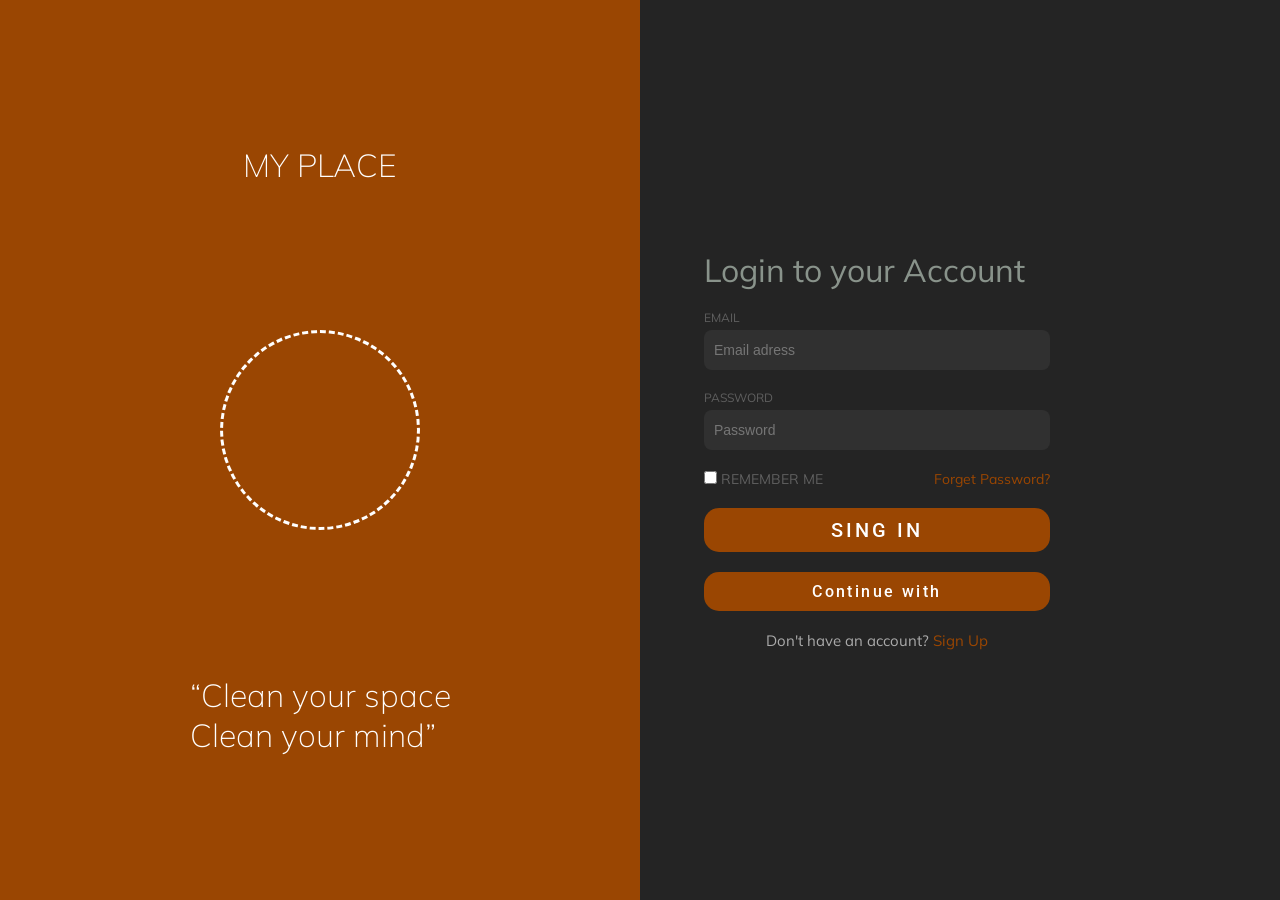
<file: index.html>
<!DOCTYPE html>
<html lang="en">
  <head>
    <meta charset="UTF-8" />
    <meta http-equiv="X-UA-Compatible" content="IE=edge" />
    <meta name="viewport" content="width=device-width, initial-scale=1.0" />
    <title>Login</title>
    <link rel="stylesheet" href="style.css" />
  </head>
  <body>
    <main>
      <div class="left_side">
        <h1>MY PLACE</h1>
        <div class="circle"></div>
        <h1>“Clean your space <br> Clean your mind”</h1>
      </div>

      <div class="right_side">
        <form action="">
            <h1>Login to your Account</h1>
            <div class="email"><label for="">EMAIL</label>  <input type="email" name="" id="" placeholder="Email adress"></div>
            <div class="password"><label for="">PASSWORD</label>  <input type="password" name="" id="" placeholder="Password"></div>
            <div class="remember"><span><input type="checkbox" name="" id=""> <label for="">REMEMBER ME</label></span> <a href="#">Forget Password?</a></div>
            <div class="btn"><a href="dashboard.html"><input type="button" value="SING IN"></a></div>
            <div class="continue_btn"><input type="button" value="Continue with"></div>
            <div class="dont_btn">Don't have an account? <a href="signup.html">Sign Up</a></div>
        </form>
      </div>
    </main>
    <script src="main.js"></script>
  </body>
</html>
</file>
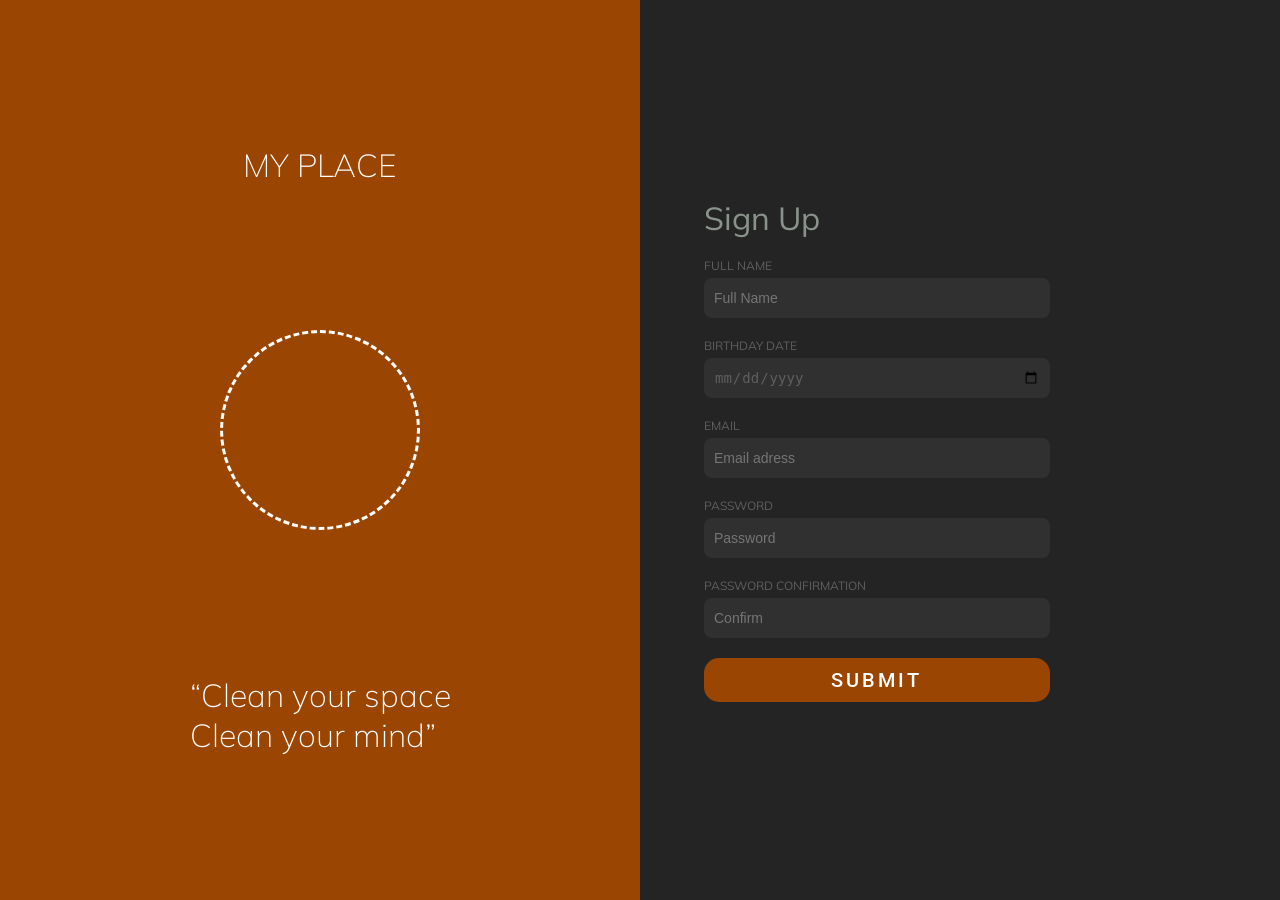
<file: signup.html>
<!DOCTYPE html>
<html lang="en">
  <head>
    <meta charset="UTF-8" />
    <meta http-equiv="X-UA-Compatible" content="IE=edge" />
    <meta name="viewport" content="width=device-width, initial-scale=1.0" />
    <title>Sign Up</title>
    <link rel="stylesheet" href="style.css" />
  </head>
  <body>
    <main>
      <div class="left_side">
        <h1>MY PLACE</h1>
        <div class="circle"></div>
        <h1>“Clean your space <br> Clean your mind”</h1>
      </div>

      <div class="right_side">
        <form action="">
            <h1>Sign Up</h1>
            <div class="full_name"><label for="">FULL NAME</label>  <input type="text" name="" id="" placeholder="Full Name"></div>
            <div class="birth"><label for="">BIRTHDAY DATE</label>  <input type="date" name="" id="" placeholder="Birth Date"></div>
            <div class="email"><label for="">EMAIL</label>  <input type="email" name="" id="" placeholder="Email adress"></div>
            <div class="password"><label for="">PASSWORD</label>  <input type="password" name="" id="" placeholder="Password"></div>
            <div class="password"><label for="">PASSWORD CONFIRMATION</label>  <input type="password" name="" id="" placeholder="Confirm"></div>
            <div class="btn"><a href="dashboard.html"><input type="button" value="SUBMIT"></a></div>
        </form>
      </div>
    </main>
    <script src="main.js"></script>
  </body>
</html>
</file>
<file: style.css>
@import url('https://fonts.googleapis.com/css2?family=Mulish:ital,wght@0,200;0,300;0,400;0,500;0,600;0,700;0,800;0,900;1,200;1,300;1,400;1,500;1,600;1,700;1,800;1,900&family=Roboto:ital,wght@0,100;0,300;0,400;0,500;0,700;0,900;1,100;1,300;1,400;1,500;1,700;1,900&display=swap');
* {
  margin: 0px;
  padding: 0px;
  box-sizing: border-box;
}
::selection{
    background-color: #9a4602;
    color: #def2f1;
}
main {
  width: 100vw;
  height: 100vh;
  font-family: "Mulish", sans-serif;
  display: flex;
}

.left_side {
  width: 50%;
  height: 100%;
  background-color: #9a4602;
  display: flex;
  flex-direction: column;
  justify-content: space-evenly;
  align-items: center;
  color: white;
}
.circle {
  width: 200px;
  height: 200px;
  border: 3px dashed white;
  border-radius: 50%;
}
.left_side h1 {
  font-weight: 100;
}

.right_side {
  width: 50%;
  height: 100%;
  background-color: #242424;
  display: flex;
  align-items: center;
}

.right_side form {
  display: flex;
  flex-direction: column;
  width: 100%;
  margin-left: 10%;
  gap: 20px;
}
.right_side form > h1 {
  font-weight: 400;
  color: #89938b;
}
.email {
  display: flex;
  flex-direction: column;
  gap: 5px;
}
.email input {
  width: 60%;
  height: 40px;
  background-color: #c0c0c013;
  border: none;
  border-radius: 8px;
  outline: none;
  padding: 10px;
  font-size: 14px;
  color: #def2f1;
}
.email label{
    font-size: 12px;
    color: #5F5F5F;
}

.password {
    display: flex;
    flex-direction: column;
    gap: 5px;
  }
  .password input {
    width: 60%;
    height: 40px;
    background-color: #c0c0c013;
    border: none;
    border-radius: 8px;
    outline: none;
    padding: 10px;
    font-size: 14px;
    color: #def2f1;
  }
  .password label{
      font-size: 12px;
      color: #5F5F5F;
  }

  .remember{
    width: 60%;
    display: flex;
    justify-content: space-between;
    align-items: center;
    gap:5px;
    font-size: 14px;
    color: #5F5F5F;
  }
  .remember input{
    accent-color: #999;
    outline: none;
  }
  .remember a{
    text-decoration: none;
    color: #9a4602;
  }
  .btn input{
    font-family: 'Roboto', sans-serif;
    width: 60%;
    background-color: #9a4602;
    border: none;
    outline: none;
    border-radius: 15px;
    padding: 10px;
    color: white;
    font-size: 20px;
    font-weight: 500;
    letter-spacing: 0.15em;
    cursor: pointer;
  }
  .btn a {
    outline: none;
  }
  .continue_btn input{
    font-family: 'Roboto', sans-serif;
    width: 60%;
    background-color: #9a4602;
    border: none;
    outline: none;
    border-radius: 15px;
    padding: 10px;
    color: white;
    font-size: 16px;
    font-weight: 500;
    letter-spacing: 0.15em;
    cursor: pointer;
  }

  .dont_btn{
    width: 60%;
    text-align: center;
    font-size: 15px;
    color: #aaaaaa;
  }
  .dont_btn a{
    color: #9a4602;
    text-decoration: none;
  }

  .full_name {
    display: flex;
    flex-direction: column;
    gap: 5px;
  }
  .full_name input {
    width: 60%;
    height: 40px;
    background-color: #c0c0c013;
    border: none;
    border-radius: 8px;
    outline: none;
    padding: 10px;
    font-size: 14px;
    color: #def2f1;
  }
  .full_name label{
      font-size: 12px;
      color: #5F5F5F;
  }
  

  .birth {
    display: flex;
    flex-direction: column;
    gap: 5px;
  }
  .birth input {
    width: 60%;
    height: 40px;
    background-color: #c0c0c013;
    border: none;
    border-radius: 8px;
    outline: none;
    padding: 10px;
    font-size: 14px;
    color: #5F5F5F ;
  }
  .birth label{
      font-size: 12px;
      color: #5F5F5F;
  }


  .status option{
    font-size: 16px;
  }


/* *************************************************************** */
</file>
